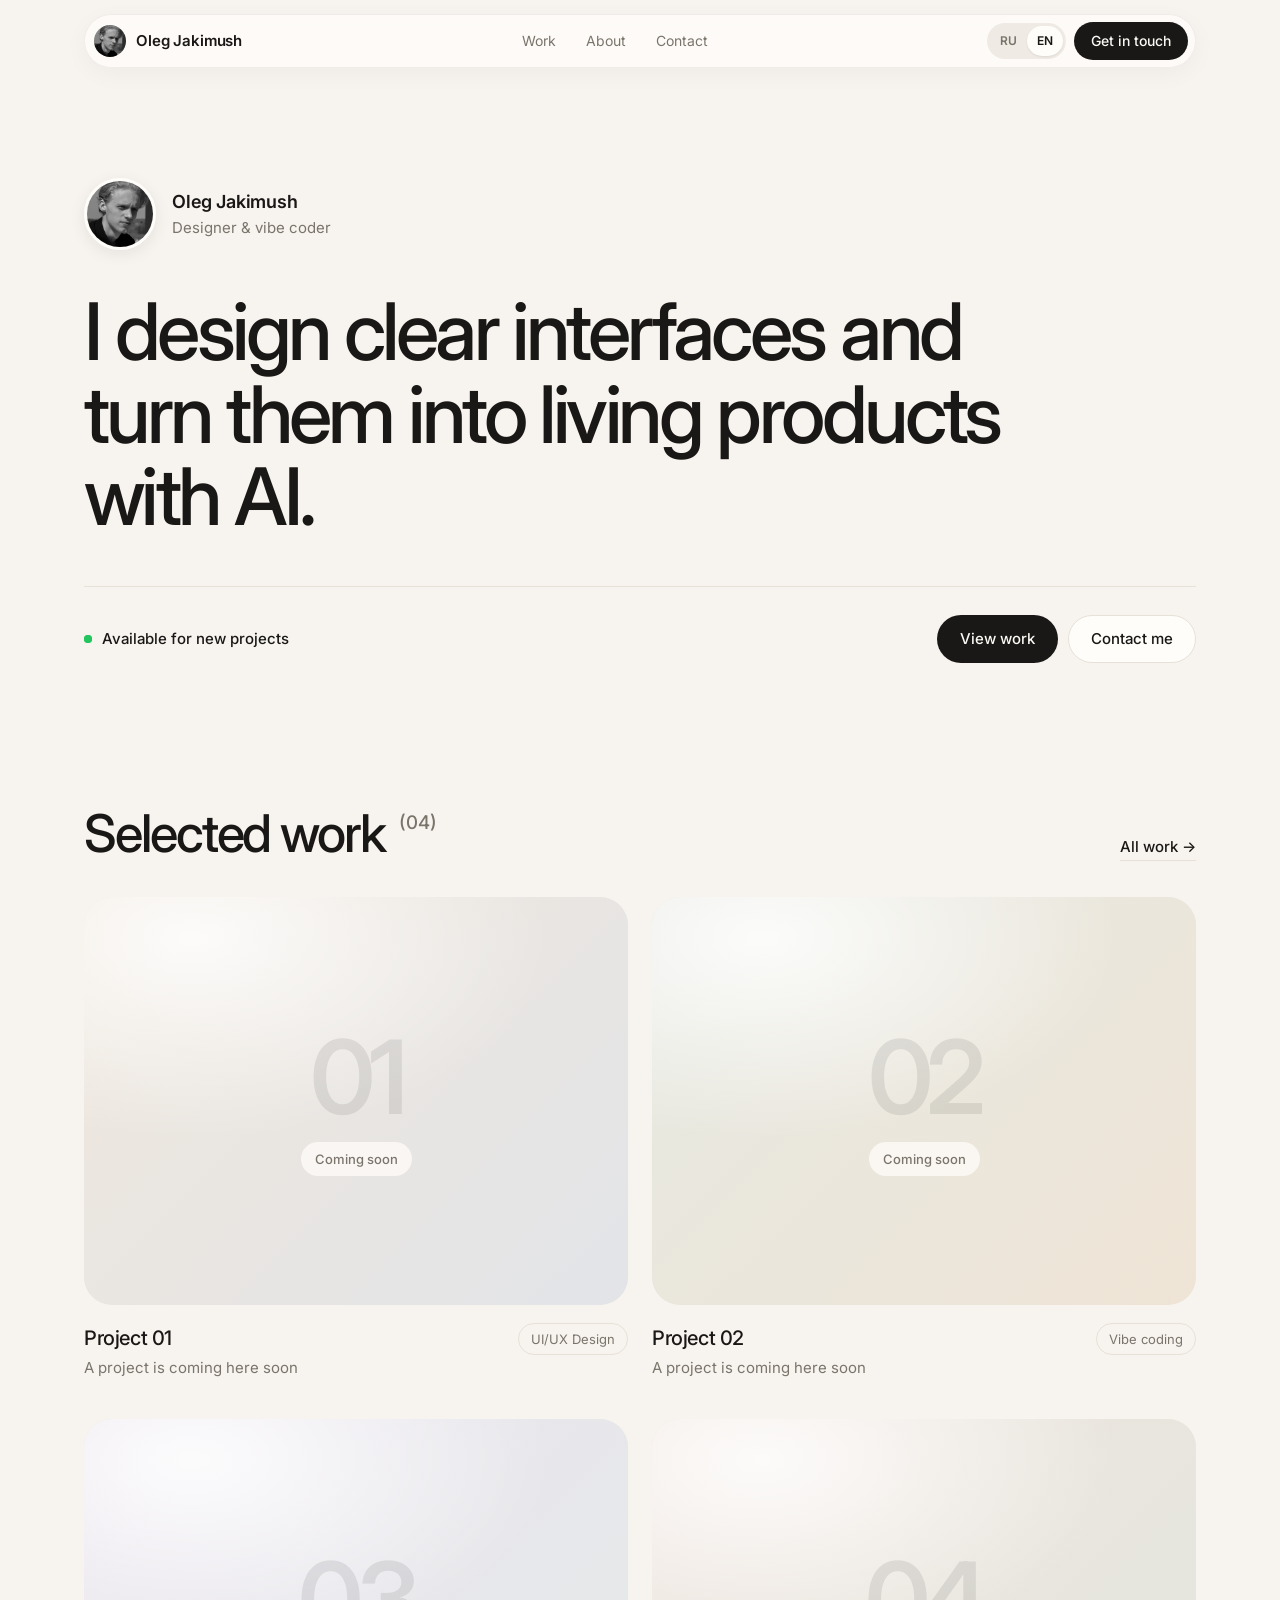
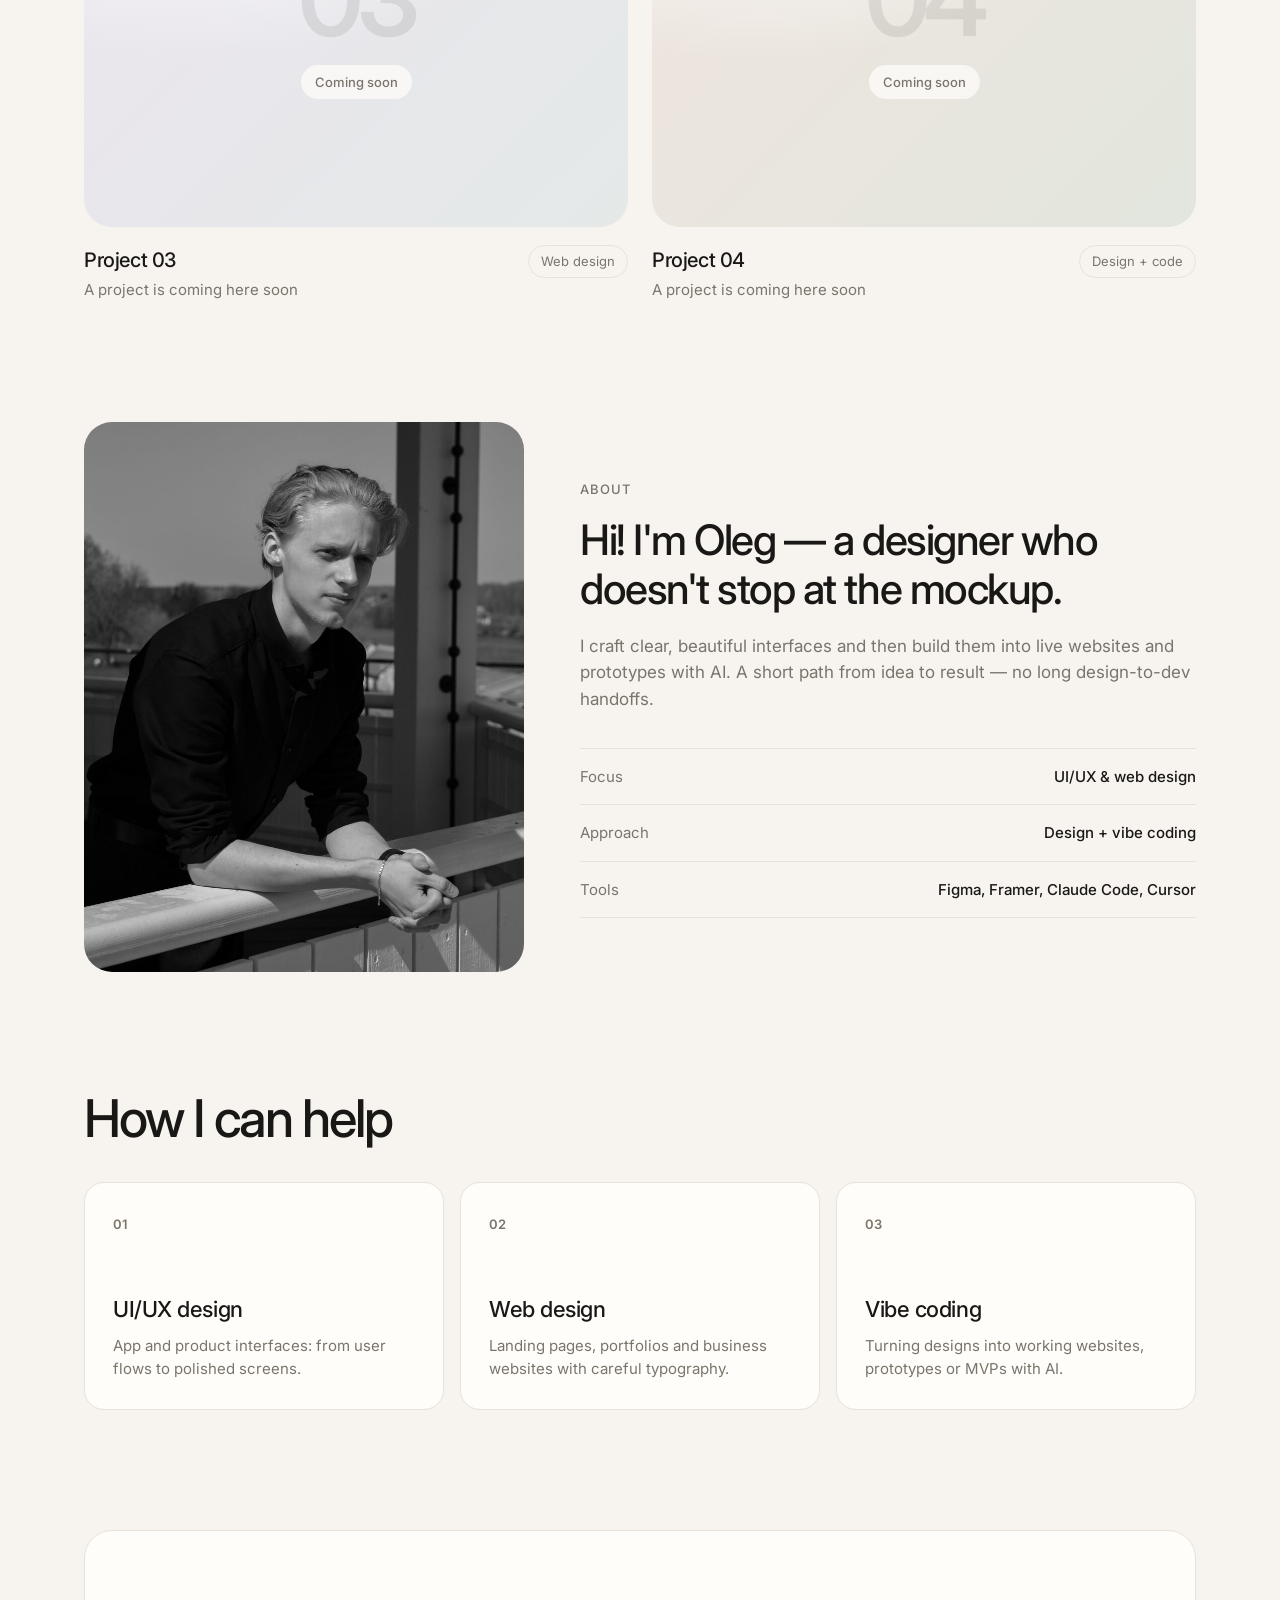
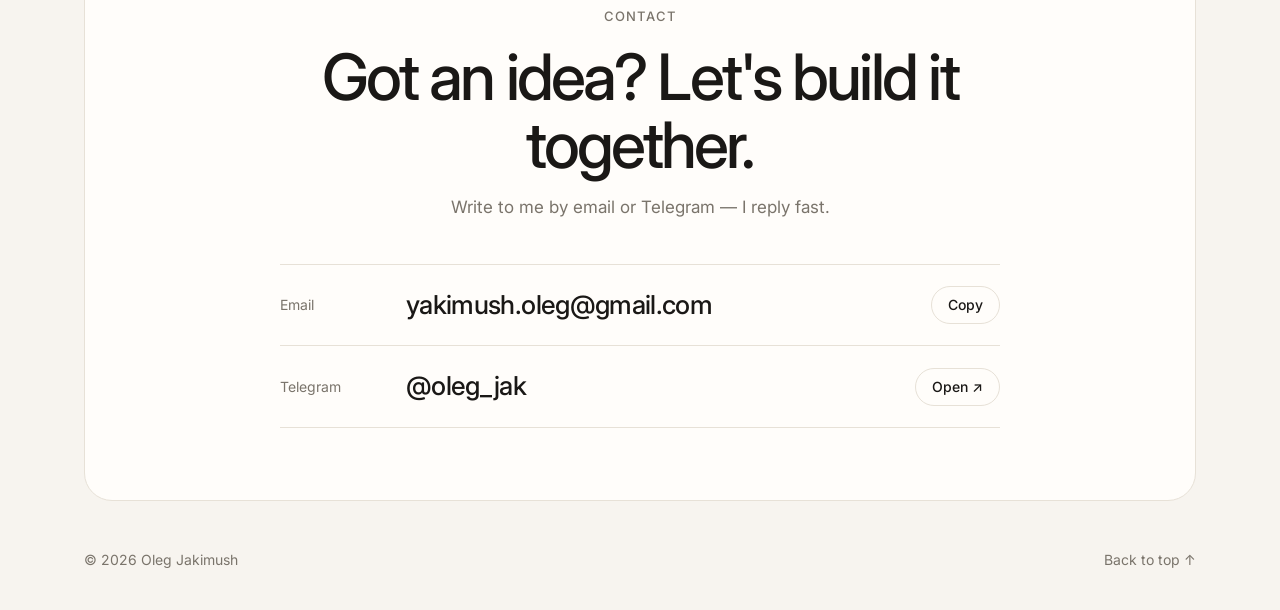
<file: index.html>
<!DOCTYPE html>
<html lang="ru">
<head>
  <meta charset="UTF-8">
  <meta name="viewport" content="width=device-width, initial-scale=1.0">
  <title>Oleg Jakimush — Design & Vibe coding</title>
  <meta name="description" content="Oleg Jakimush — дизайнер и вайбкодер. Интерфейсы, сайты и AI-прототипы от идеи до работающего продукта.">
  <meta property="og:title" content="Oleg Jakimush — Design & Vibe coding">
  <meta property="og:description" content="Дизайнер и вайбкодер. Интерфейсы, сайты и AI-прототипы.">
  <meta property="og:image" content="assets/img/oleg.jpg">
  <link rel="icon" href="assets/img/favicon.svg" type="image/svg+xml">
  <link rel="preconnect" href="https://fonts.googleapis.com">
  <link rel="preconnect" href="https://fonts.gstatic.com" crossorigin>
  <link href="https://fonts.googleapis.com/css2?family=Inter:wght@400;500;600&display=swap" rel="stylesheet">
  <link rel="stylesheet" href="css/style.css">
</head>
<body data-page="home">

  <header class="header">
    <div class="header__inner">
      <a href="index.html" class="logo">
        <img src="assets/img/avatar.jpg" alt="" class="logo__avatar" width="32" height="32">
        <span>Oleg Jakimush</span>
      </a>
      <nav class="nav" aria-label="Main">
        <a href="works.html" class="nav__link" data-i18n="nav.work">Работы</a>
        <a href="index.html#about" class="nav__link" data-i18n="nav.about">Обо мне</a>
        <a href="index.html#contact" class="nav__link" data-i18n="nav.contact">Контакты</a>
      </nav>
      <div class="header__actions">
        <div class="lang" role="group" aria-label="Language">
          <button class="lang__btn" data-lang="ru" type="button">RU</button>
          <button class="lang__btn" data-lang="en" type="button">EN</button>
        </div>
        <a href="index.html#contact" class="btn btn--dark btn--sm header__cta" data-i18n="nav.cta">Связаться</a>
      </div>
    </div>
  </header>

  <main>

    <!-- Hero -->
    <section class="hero container">
      <div class="hero__intro reveal">
        <img src="assets/img/avatar.jpg" alt="Oleg Jakimush" class="hero__avatar" width="72" height="72">
        <div>
          <p class="hero__name">Oleg Jakimush</p>
          <p class="hero__role" data-i18n="hero.role">Дизайнер и вайбкодер</p>
        </div>
      </div>

      <h1 class="hero__title reveal" data-i18n="hero.title">
        Создаю понятные интерфейсы и превращаю их в живые продукты с помощью AI.
      </h1>

      <div class="hero__bottom reveal">
        <div class="status">
          <span class="status__dot"></span>
          <span data-i18n="hero.status">Открыт к новым проектам</span>
        </div>
        <div class="hero__buttons">
          <a href="#work" class="btn btn--dark" data-i18n="hero.btnWork">Смотреть работы</a>
          <a href="#contact" class="btn btn--light" data-i18n="hero.btnContact">Написать мне</a>
        </div>
      </div>
    </section>

    <!-- Избранные работы -->
    <section class="section container" id="work">
      <div class="section__head reveal">
        <h2 class="section__title">
          <span data-i18n="work.title">Избранные работы</span>
          <sup class="section__count" data-count="featured"></sup>
        </h2>
        <a href="works.html" class="link-arrow" data-i18n="work.all">Все работы →</a>
      </div>
      <div class="works" data-works="featured"></div>
    </section>

    <!-- Обо мне -->
    <section class="section container" id="about">
      <div class="about">
        <figure class="about__photo reveal">
          <img src="assets/img/oleg.jpg" alt="Oleg Jakimush" loading="lazy">
        </figure>
        <div class="about__body">
          <span class="eyebrow reveal" data-i18n="about.label">Обо мне</span>
          <p class="about__big reveal" data-i18n="about.big">
            Привет! Я Олег — дизайнер, который не останавливается на макете.
          </p>
          <p class="about__small reveal" data-i18n="about.small">
            Делаю понятные и красивые интерфейсы, а потом сам собираю из них живые сайты и прототипы вместе с AI. Короткий путь от идеи до результата: без долгих передач «дизайн → разработка».
          </p>

          <ul class="facts reveal">
            <li><span data-i18n="about.f1k">Фокус</span><b data-i18n="about.f1v">UI/UX и веб-дизайн</b></li>
            <li><span data-i18n="about.f2k">Подход</span><b data-i18n="about.f2v">Дизайн + вайбкодинг</b></li>
            <li><span data-i18n="about.f3k">Инструменты</span><b>Figma, Framer, Claude Code, Cursor</b></li>
          </ul>
        </div>
      </div>
    </section>

    <!-- Услуги -->
    <section class="section container" id="services">
      <div class="section__head reveal">
        <h2 class="section__title" data-i18n="services.title">Чем могу помочь</h2>
      </div>
      <div class="cards">
        <article class="card reveal">
          <span class="card__num">01</span>
          <h3 class="card__title" data-i18n="services.s1t">UI/UX дизайн</h3>
          <p class="card__text" data-i18n="services.s1">Интерфейсы приложений и сервисов: от user flow до готовых экранов.</p>
        </article>
        <article class="card reveal">
          <span class="card__num">02</span>
          <h3 class="card__title" data-i18n="services.s2t">Веб-дизайн</h3>
          <p class="card__text" data-i18n="services.s2">Лендинги, портфолио и сайты для бизнеса с аккуратной типографикой.</p>
        </article>
        <article class="card reveal">
          <span class="card__num">03</span>
          <h3 class="card__title" data-i18n="services.s3t">Вайбкодинг</h3>
          <p class="card__text" data-i18n="services.s3">Превращаю дизайн в работающий сайт, прототип или MVP с помощью AI.</p>
        </article>
      </div>
    </section>

    <!-- Контакты -->
    <section class="section container" id="contact">
      <div class="contact reveal">
        <span class="eyebrow" data-i18n="contact.label">Контакты</span>
        <h2 class="contact__title" data-i18n="contact.title">Есть идея? Давайте сделаем её вместе.</h2>
        <p class="contact__sub" data-i18n="contact.sub">Пишите в почту или телеграм — отвечаю быстро.</p>
        <ul class="contact__list" data-contacts></ul>
      </div>
    </section>

  </main>

  <footer class="footer container">
    <span>© <span data-year>2026</span> Oleg Jakimush</span>
    <a href="#" class="footer__top" data-i18n="footer.top">Наверх ↑</a>
  </footer>

  <div class="toast" id="toast" role="status" aria-live="polite"></div>

  <script src="js/data.js"></script>
  <script src="js/main.js"></script>
</body>
</html>
</file>
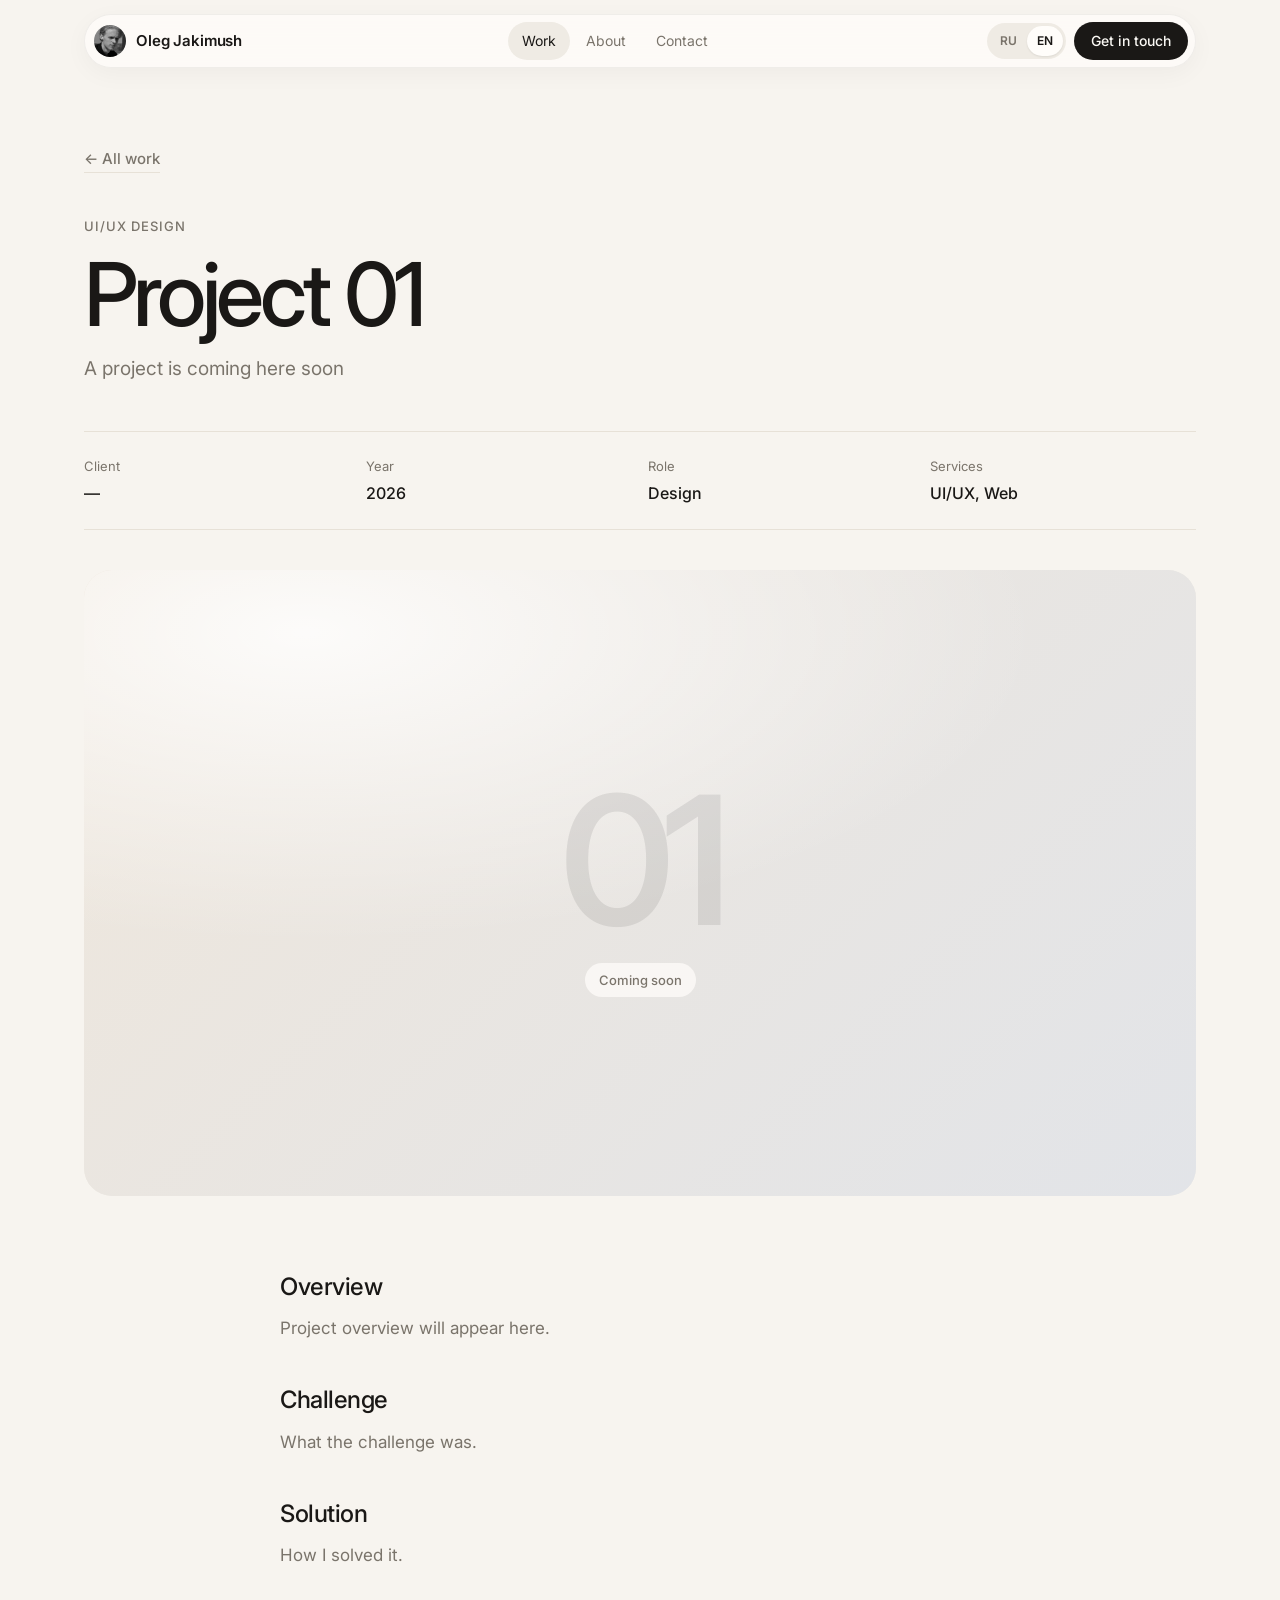
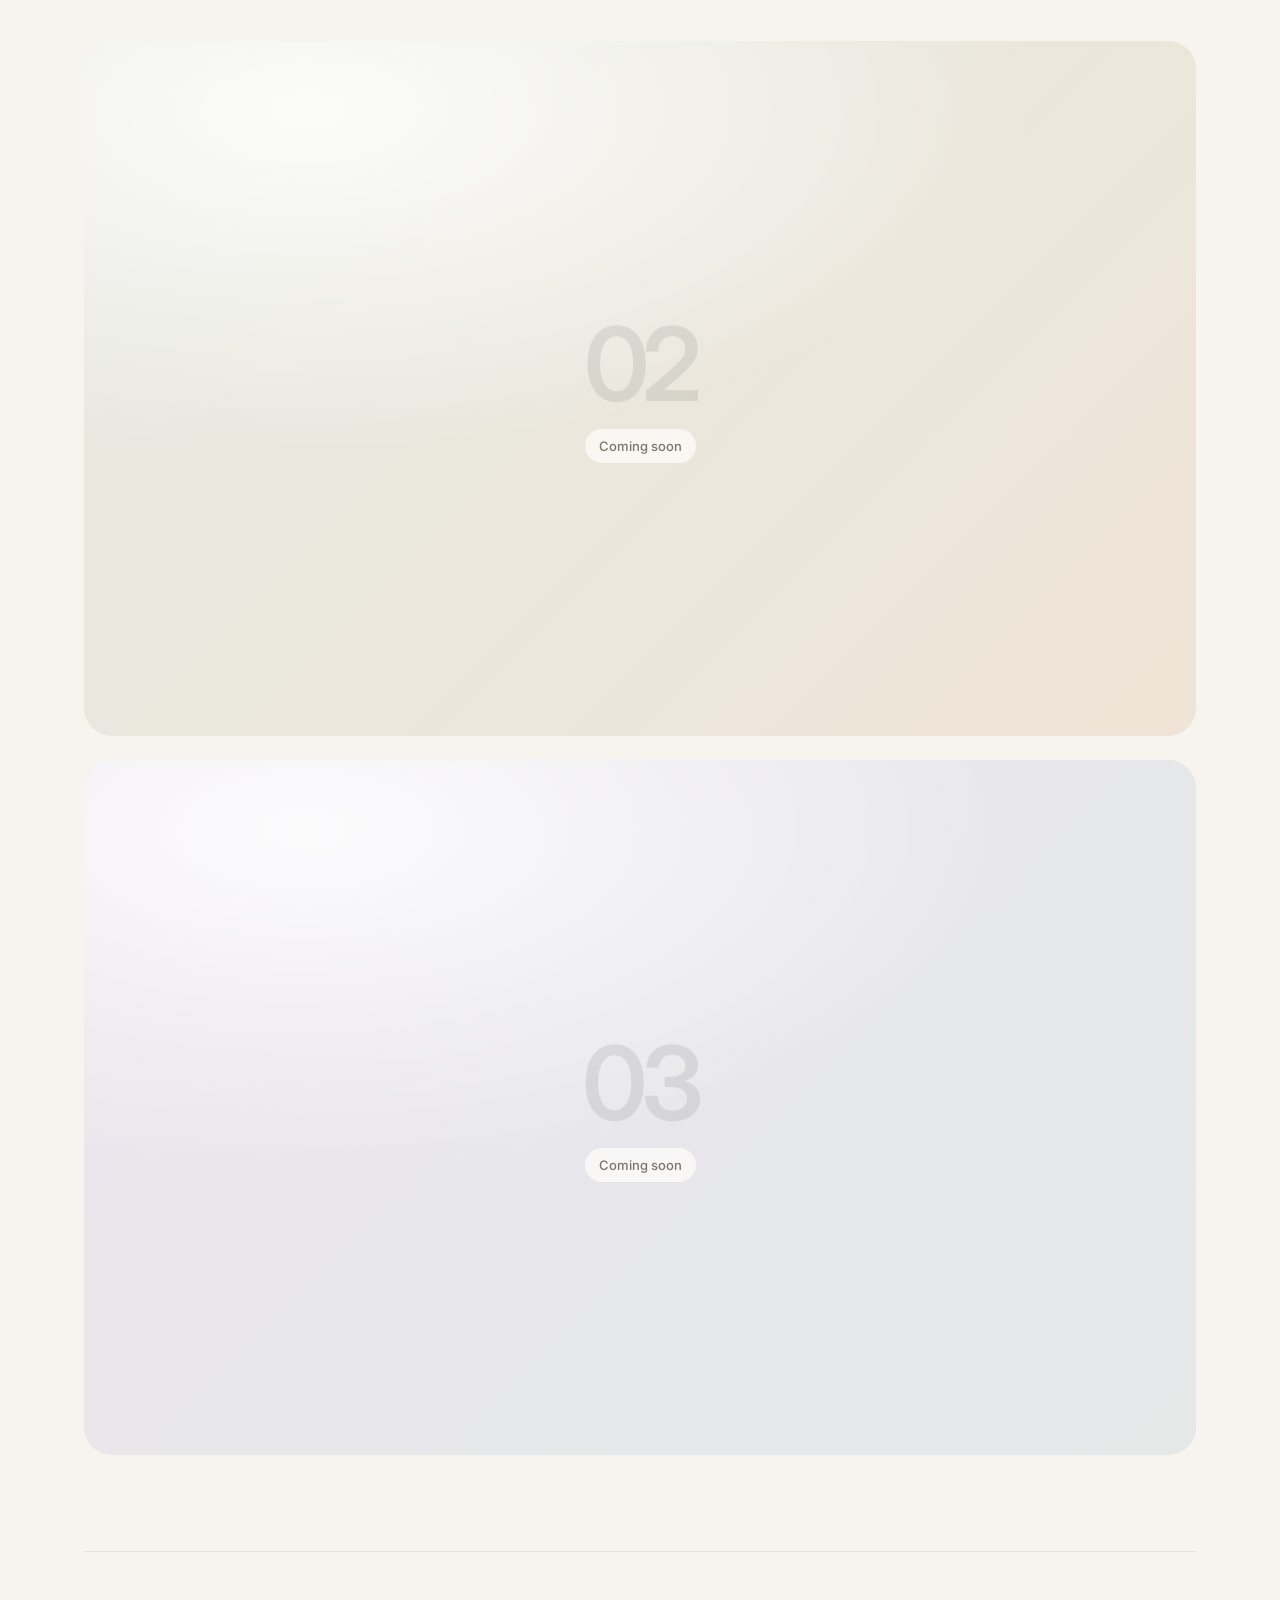
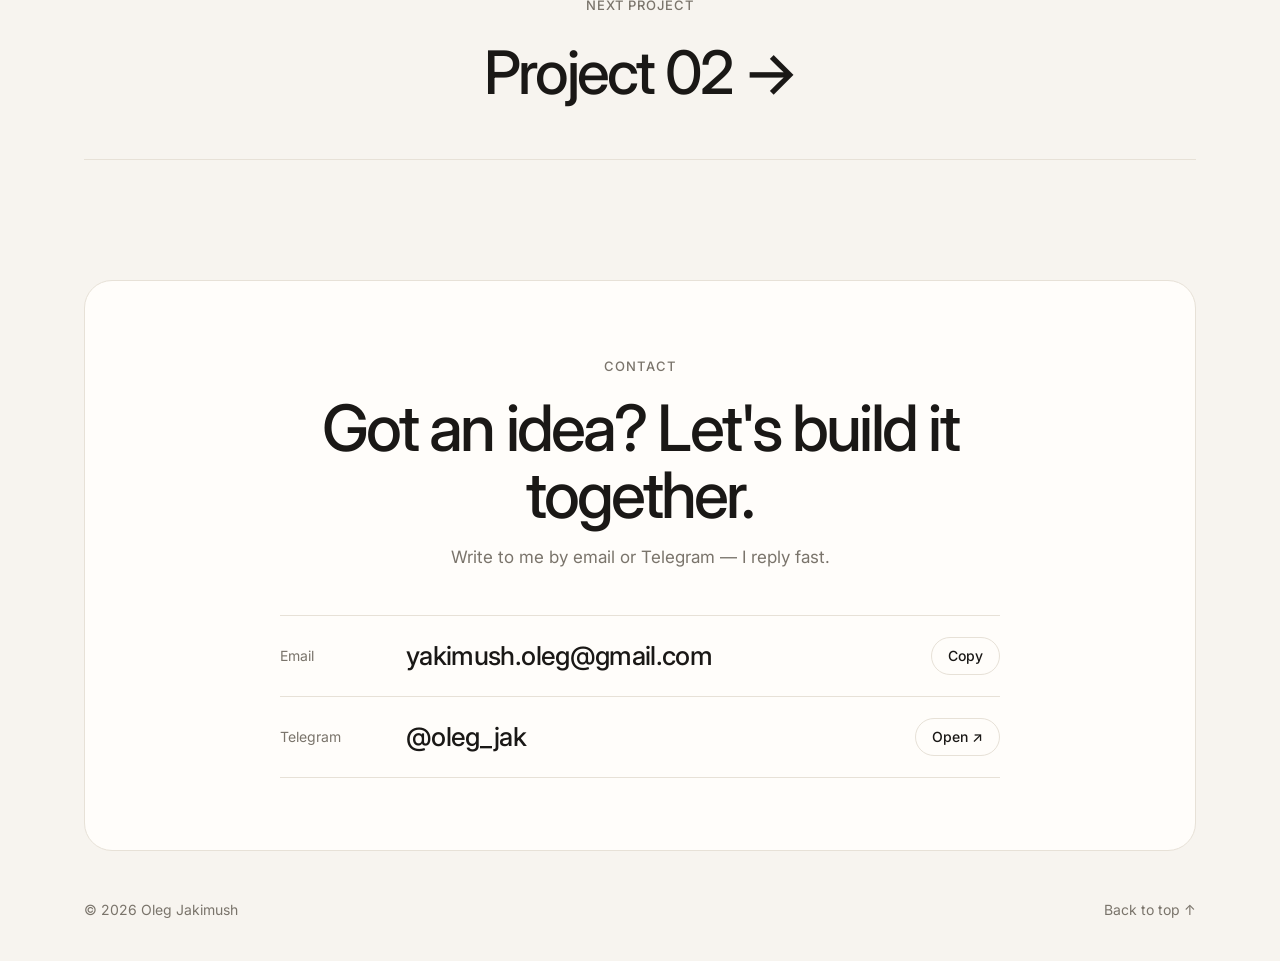
<file: project.html>
<!DOCTYPE html>
<html lang="ru">
<head>
  <meta charset="UTF-8">
  <meta name="viewport" content="width=device-width, initial-scale=1.0">
  <title>Проект — Oleg Jakimush</title>
  <meta name="description" content="Oleg Jakimush — дизайнер и вайбкодер. Интерфейсы, сайты и AI-прототипы от идеи до работающего продукта.">
  <meta property="og:title" content="Oleg Jakimush — Design & Vibe coding">
  <meta property="og:description" content="Дизайнер и вайбкодер. Интерфейсы, сайты и AI-прототипы.">
  <meta property="og:image" content="assets/img/oleg.jpg">
  <link rel="icon" href="assets/img/favicon.svg" type="image/svg+xml">
  <link rel="preconnect" href="https://fonts.googleapis.com">
  <link rel="preconnect" href="https://fonts.gstatic.com" crossorigin>
  <link href="https://fonts.googleapis.com/css2?family=Inter:wght@400;500;600&display=swap" rel="stylesheet">
  <link rel="stylesheet" href="css/style.css">
</head>
<body data-page="project">

  <header class="header">
    <div class="header__inner">
      <a href="index.html" class="logo">
        <img src="assets/img/avatar.jpg" alt="" class="logo__avatar" width="32" height="32">
        <span>Oleg Jakimush</span>
      </a>
      <nav class="nav" aria-label="Main">
        <a href="works.html" class="nav__link" data-i18n="nav.work">Работы</a>
        <a href="index.html#about" class="nav__link" data-i18n="nav.about">Обо мне</a>
        <a href="index.html#contact" class="nav__link" data-i18n="nav.contact">Контакты</a>
      </nav>
      <div class="header__actions">
        <div class="lang" role="group" aria-label="Language">
          <button class="lang__btn" data-lang="ru" type="button">RU</button>
          <button class="lang__btn" data-lang="en" type="button">EN</button>
        </div>
        <a href="index.html#contact" class="btn btn--dark btn--sm header__cta" data-i18n="nav.cta">Связаться</a>
      </div>
    </div>
  </header>

  <main>

    <!-- Кейс рендерится из js/data.js по параметру ?p=slug -->
    <article class="case container" data-case>
      <a href="works.html" class="link-arrow link-arrow--back reveal" data-i18n="case.back">← Все работы</a>
      <header class="case__head reveal">
        <span class="eyebrow" data-case-category></span>
        <h1 class="case__title" data-case-title></h1>
        <p class="case__short" data-case-short></p>
      </header>

      <dl class="case__meta reveal">
        <div><dt data-i18n="case.client">Клиент</dt><dd data-case-client></dd></div>
        <div><dt data-i18n="case.year">Год</dt><dd data-case-year></dd></div>
        <div><dt data-i18n="case.role">Роль</dt><dd data-case-role></dd></div>
        <div><dt data-i18n="case.services">Услуги</dt><dd data-case-services></dd></div>
      </dl>

      <div class="case__cover reveal" data-case-cover></div>

      <div class="case__text">
        <section class="case__block reveal">
          <h2 data-i18n="case.overview">Обзор</h2>
          <p data-case-overview></p>
        </section>
        <section class="case__block reveal">
          <h2 data-i18n="case.challenge">Задача</h2>
          <p data-case-challenge></p>
        </section>
        <section class="case__block reveal">
          <h2 data-i18n="case.solution">Решение</h2>
          <p data-case-solution></p>
        </section>
        <a class="btn btn--dark case__live" data-case-live target="_blank" rel="noopener" hidden>
          <span data-i18n="case.live">Открыть проект</span> ↗
        </a>
      </div>

      <div class="case__gallery" data-case-gallery></div>

      <a class="case__next reveal" data-case-next>
        <span class="eyebrow" data-i18n="case.next">Следующий проект</span>
        <span class="case__next-title" data-case-next-title></span>
      </a>
    </article>


    <!-- Контакты -->
    <section class="section container" id="contact">
      <div class="contact reveal">
        <span class="eyebrow" data-i18n="contact.label">Контакты</span>
        <h2 class="contact__title" data-i18n="contact.title">Есть идея? Давайте сделаем её вместе.</h2>
        <p class="contact__sub" data-i18n="contact.sub">Пишите в почту или телеграм — отвечаю быстро.</p>
        <ul class="contact__list" data-contacts></ul>
      </div>
    </section>

  </main>

  <footer class="footer container">
    <span>© <span data-year>2026</span> Oleg Jakimush</span>
    <a href="#" class="footer__top" data-i18n="footer.top">Наверх ↑</a>
  </footer>

  <div class="toast" id="toast" role="status" aria-live="polite"></div>

  <script src="js/data.js"></script>
  <script src="js/main.js"></script>
</body>
</html>
</file>
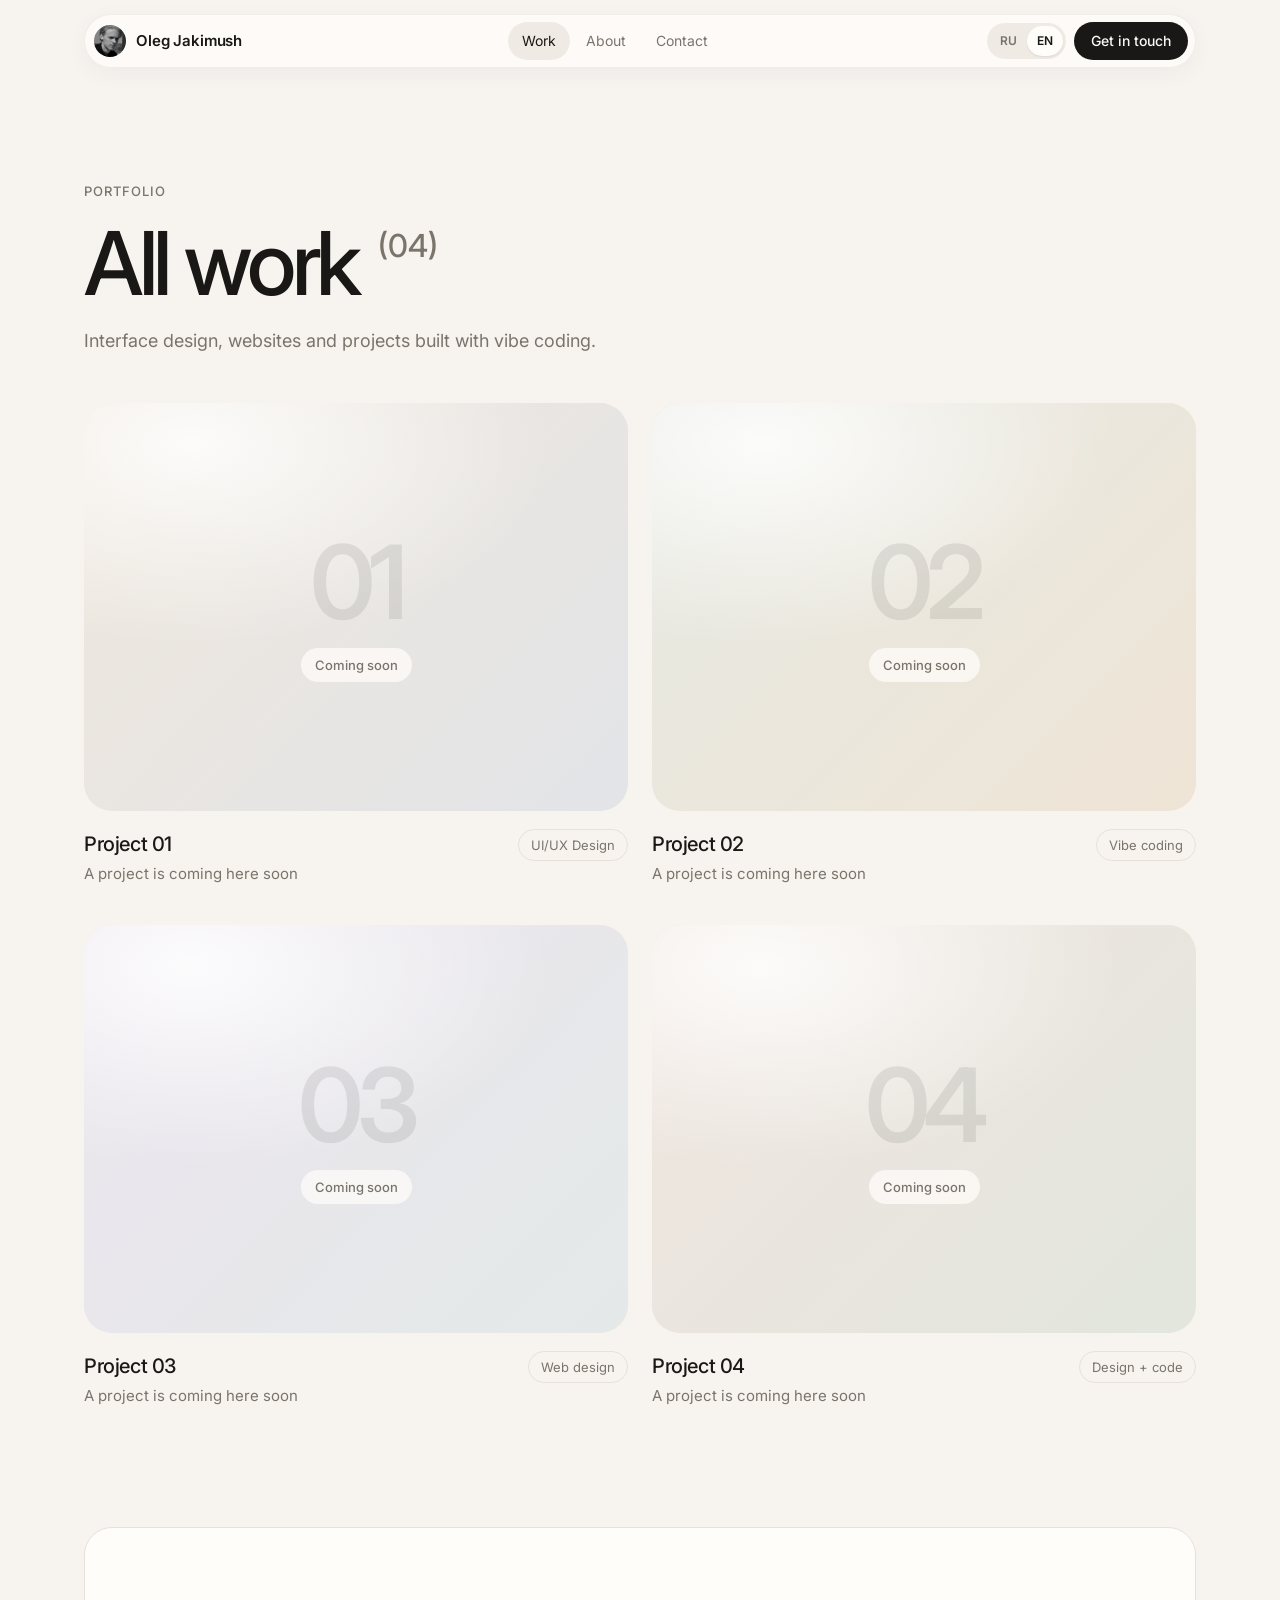
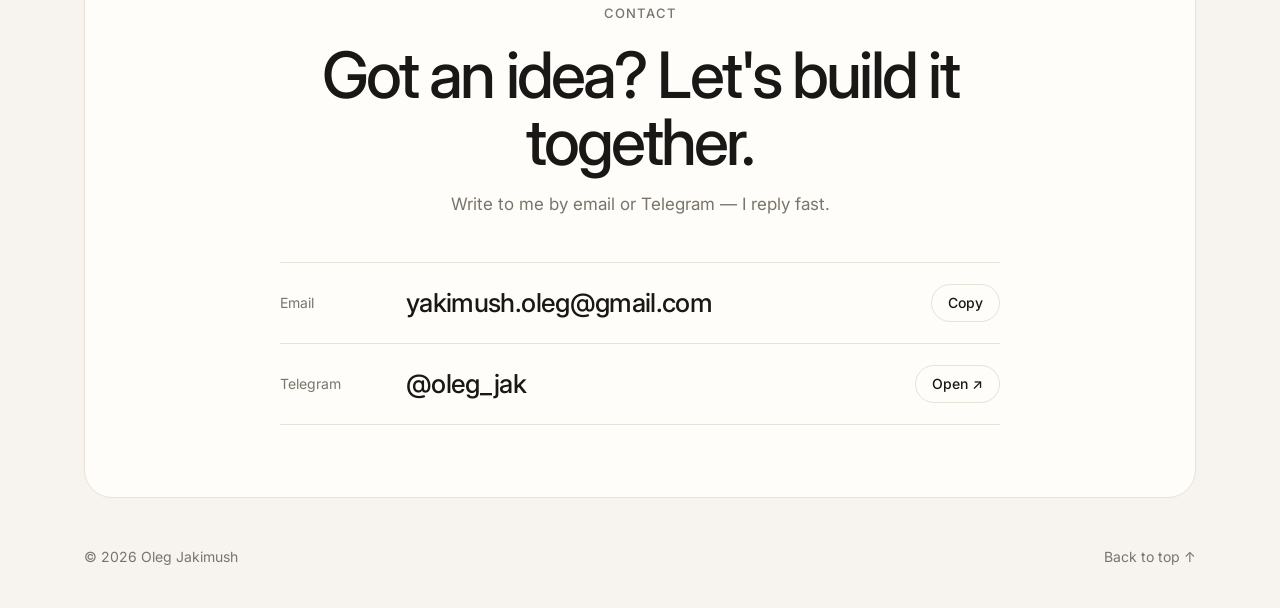
<file: works.html>
<!DOCTYPE html>
<html lang="ru">
<head>
  <meta charset="UTF-8">
  <meta name="viewport" content="width=device-width, initial-scale=1.0">
  <title>Работы — Oleg Jakimush</title>
  <meta name="description" content="Oleg Jakimush — дизайнер и вайбкодер. Интерфейсы, сайты и AI-прототипы от идеи до работающего продукта.">
  <meta property="og:title" content="Oleg Jakimush — Design & Vibe coding">
  <meta property="og:description" content="Дизайнер и вайбкодер. Интерфейсы, сайты и AI-прототипы.">
  <meta property="og:image" content="assets/img/oleg.jpg">
  <link rel="icon" href="assets/img/favicon.svg" type="image/svg+xml">
  <link rel="preconnect" href="https://fonts.googleapis.com">
  <link rel="preconnect" href="https://fonts.gstatic.com" crossorigin>
  <link href="https://fonts.googleapis.com/css2?family=Inter:wght@400;500;600&display=swap" rel="stylesheet">
  <link rel="stylesheet" href="css/style.css">
</head>
<body data-page="works">

  <header class="header">
    <div class="header__inner">
      <a href="index.html" class="logo">
        <img src="assets/img/avatar.jpg" alt="" class="logo__avatar" width="32" height="32">
        <span>Oleg Jakimush</span>
      </a>
      <nav class="nav" aria-label="Main">
        <a href="works.html" class="nav__link" data-i18n="nav.work">Работы</a>
        <a href="index.html#about" class="nav__link" data-i18n="nav.about">Обо мне</a>
        <a href="index.html#contact" class="nav__link" data-i18n="nav.contact">Контакты</a>
      </nav>
      <div class="header__actions">
        <div class="lang" role="group" aria-label="Language">
          <button class="lang__btn" data-lang="ru" type="button">RU</button>
          <button class="lang__btn" data-lang="en" type="button">EN</button>
        </div>
        <a href="index.html#contact" class="btn btn--dark btn--sm header__cta" data-i18n="nav.cta">Связаться</a>
      </div>
    </div>
  </header>

  <main>

    <section class="page-hero container">
      <span class="eyebrow reveal" data-i18n="work.eyebrow">Портфолио</span>
      <h1 class="page-hero__title reveal">
        <span data-i18n="work.allTitle">Все работы</span>
        <sup class="section__count" data-count="all"></sup>
      </h1>
      <p class="page-hero__sub reveal" data-i18n="work.allSub">Дизайн интерфейсов, сайты и проекты, собранные с помощью вайбкодинга.</p>
    </section>

    <section class="container">
      <div class="works" data-works="all"></div>
    </section>


    <!-- Контакты -->
    <section class="section container" id="contact">
      <div class="contact reveal">
        <span class="eyebrow" data-i18n="contact.label">Контакты</span>
        <h2 class="contact__title" data-i18n="contact.title">Есть идея? Давайте сделаем её вместе.</h2>
        <p class="contact__sub" data-i18n="contact.sub">Пишите в почту или телеграм — отвечаю быстро.</p>
        <ul class="contact__list" data-contacts></ul>
      </div>
    </section>

  </main>

  <footer class="footer container">
    <span>© <span data-year>2026</span> Oleg Jakimush</span>
    <a href="#" class="footer__top" data-i18n="footer.top">Наверх ↑</a>
  </footer>

  <div class="toast" id="toast" role="status" aria-live="polite"></div>

  <script src="js/data.js"></script>
  <script src="js/main.js"></script>
</body>
</html>
</file>
<file: css/style.css>
/* ===== Tokens ===== */
:root {
  --bg: #f7f4ef;
  --surface: #fffdfa;
  --surface-2: #efebe4;
  --text: #1a1816;
  --muted: #7a746b;
  --line: #e7e1d7;
  --dark: #1a1816;
  --on-dark: #fbf9f5;
  --green: #22c55e;

  --radius-lg: 28px;
  --radius-md: 20px;

  --container: 1160px;
  --gutter: 24px;
  --ease: cubic-bezier(.22, .61, .36, 1);
}

/* ===== Base ===== */
*, *::before, *::after { box-sizing: border-box; }

html { scroll-behavior: smooth; scroll-padding-top: 96px; }

body {
  margin: 0;
  background: var(--bg);
  color: var(--text);
  font-family: "Inter", system-ui, -apple-system, "Segoe UI", Roboto, sans-serif;
  font-size: 16px;
  line-height: 1.55;
  -webkit-font-smoothing: antialiased;
  overflow-x: hidden;
}

img { display: block; max-width: 100%; height: auto; }
a { color: inherit; text-decoration: none; }
h1, h2, h3, p, ul, dl, dd, figure { margin: 0; padding: 0; }
ul { list-style: none; }
button { font: inherit; color: inherit; cursor: pointer; }
[hidden] { display: none !important; }

.container {
  width: 100%;
  max-width: var(--container);
  margin: 0 auto;
  padding: 0 var(--gutter);
}

.eyebrow {
  display: inline-block;
  font-size: 13px;
  font-weight: 500;
  color: var(--muted);
  text-transform: uppercase;
  letter-spacing: .08em;
}

.link-arrow {
  font-size: 15px;
  font-weight: 500;
  border-bottom: 1px solid var(--line);
  padding-bottom: 2px;
  white-space: nowrap;
  transition: border-color .2s;
}
.link-arrow:hover { border-color: var(--text); }

/* ===== Buttons ===== */
.btn {
  display: inline-flex;
  align-items: center;
  justify-content: center;
  gap: 8px;
  height: 48px;
  padding: 0 22px;
  border-radius: 999px;
  border: 1px solid transparent;
  font-size: 15px;
  font-weight: 500;
  white-space: nowrap;
  transition: transform .25s var(--ease), background .25s, border-color .25s;
}
.btn:hover { transform: translateY(-2px); }
.btn--sm { height: 38px; padding: 0 16px; font-size: 14px; }
.btn--dark { background: var(--dark); color: var(--on-dark); }
.btn--dark:hover { background: #33302c; }
.btn--light { background: var(--surface); border-color: var(--line); }
.btn--light:hover { border-color: var(--text); }

/* ===== Header ===== */
.header {
  position: sticky;
  top: 0;
  z-index: 50;
  padding: 14px var(--gutter);
}
.header__inner {
  max-width: calc(var(--container) - 2 * var(--gutter));
  margin: 0 auto;
  display: flex;
  align-items: center;
  justify-content: space-between;
  gap: 16px;
  padding: 7px 7px 7px 9px;
  background: rgba(255, 253, 250, .75);
  backdrop-filter: blur(14px);
  -webkit-backdrop-filter: blur(14px);
  border: 1px solid rgba(26, 24, 22, .06);
  border-radius: 999px;
  box-shadow: 0 6px 24px rgba(26, 24, 22, .04);
}

.logo {
  display: flex;
  align-items: center;
  gap: 10px;
  font-weight: 600;
  font-size: 15px;
  letter-spacing: -.01em;
}
.logo__avatar {
  flex-shrink: 0;
  width: 32px;
  height: 32px;
  border-radius: 50%;
  object-fit: cover;
}

.nav { display: flex; gap: 2px; }
.nav__link {
  padding: 8px 14px;
  border-radius: 999px;
  font-size: 14px;
  color: var(--muted);
  white-space: nowrap;
  transition: color .2s, background .2s;
}
.nav__link:hover, .nav__link.is-active { color: var(--text); background: var(--surface-2); }

.header__actions { display: flex; align-items: center; gap: 8px; }

.lang {
  display: flex;
  padding: 3px;
  background: var(--surface-2);
  border-radius: 999px;
}
.lang__btn {
  border: 0;
  background: transparent;
  padding: 6px 10px;
  border-radius: 999px;
  font-size: 12px;
  font-weight: 600;
  color: var(--muted);
  transition: background .2s, color .2s;
}
.lang__btn.is-active { background: var(--surface); color: var(--text); box-shadow: 0 1px 2px rgba(0,0,0,.08); }

/* ===== Hero ===== */
.hero { padding-top: 96px; padding-bottom: 24px; }

.hero__intro { display: flex; align-items: center; gap: 16px; }
.hero__avatar {
  width: 72px;
  height: 72px;
  border-radius: 50%;
  object-fit: cover;
  border: 3px solid var(--surface);
  box-shadow: 0 4px 16px rgba(26, 24, 22, .08);
}
.hero__name { font-size: 18px; font-weight: 600; letter-spacing: -.01em; }
.hero__role { color: var(--muted); font-size: 15px; }

.hero__title {
  margin-top: 40px;
  max-width: 980px;
  font-size: clamp(38px, 6.2vw, 80px);
  font-weight: 500;
  line-height: 1.04;
  letter-spacing: -.045em;
}

.hero__bottom {
  display: flex;
  flex-wrap: wrap;
  align-items: center;
  justify-content: space-between;
  gap: 20px;
  margin-top: 48px;
  padding-top: 28px;
  border-top: 1px solid var(--line);
}
.hero__buttons { display: flex; flex-wrap: wrap; gap: 10px; }

.status {
  display: inline-flex;
  align-items: center;
  gap: 10px;
  font-size: 15px;
  font-weight: 500;
}
.status__dot {
  position: relative;
  width: 8px;
  height: 8px;
  border-radius: 50%;
  background: var(--green);
}
.status__dot::after {
  content: "";
  position: absolute;
  inset: 0;
  border-radius: 50%;
  background: var(--green);
  animation: pulse 2s infinite;
}
@keyframes pulse {
  0% { transform: scale(1); opacity: .7; }
  100% { transform: scale(3); opacity: 0; }
}

/* ===== Sections ===== */
.section { padding-top: 120px; }

.section__head {
  display: flex;
  align-items: flex-end;
  justify-content: space-between;
  gap: 24px;
  margin-bottom: 36px;
}
.section__title {
  font-size: clamp(32px, 4.4vw, 52px);
  font-weight: 500;
  line-height: 1.05;
  letter-spacing: -.04em;
}
.section__count {
  margin-left: 4px;
  font-size: .36em;
  font-weight: 500;
  color: var(--muted);
  letter-spacing: 0;
  vertical-align: top;
  position: relative;
  top: .35em;
}

/* ===== Page hero (works) ===== */
.page-hero { padding-top: 96px; padding-bottom: 48px; }
.page-hero__title {
  margin-top: 16px;
  font-size: clamp(44px, 7vw, 88px);
  font-weight: 500;
  line-height: 1;
  letter-spacing: -.05em;
}
.page-hero__sub { margin-top: 20px; max-width: 520px; color: var(--muted); font-size: 18px; }

/* ===== Placeholder ===== */
.placeholder {
  position: absolute;
  inset: 0;
  display: flex;
  flex-direction: column;
  align-items: center;
  justify-content: center;
  gap: 14px;
  background:
    radial-gradient(120% 90% at 20% 10%, rgba(255,255,255,.85), transparent 55%),
    linear-gradient(135deg, var(--ph-a, #efe7dc), var(--ph-b, #e2e4e8));
}
.placeholder__num {
  font-size: clamp(56px, 8vw, 112px);
  font-weight: 600;
  letter-spacing: -.06em;
  line-height: 1;
  color: rgba(26, 24, 22, .09);
}
.placeholder--big .placeholder__num { font-size: clamp(80px, 14vw, 180px); }
.placeholder__tag {
  padding: 7px 14px;
  background: rgba(255, 253, 250, .75);
  border-radius: 999px;
  font-size: 13px;
  font-weight: 500;
  color: var(--muted);
}

/* ===== Works ===== */
.works {
  display: grid;
  grid-template-columns: repeat(2, 1fr);
  gap: 40px 24px;
}

.work { display: block; }
.work__media {
  position: relative;
  aspect-ratio: 4 / 3;
  border-radius: var(--radius-lg);
  overflow: hidden;
  background: var(--surface-2);
  isolation: isolate;
}
.work__media img,
.work__media .placeholder {
  width: 100%;
  height: 100%;
  object-fit: cover;
  transition: transform .9s var(--ease);
}
.work:hover .work__media img,
.work:hover .work__media .placeholder { transform: scale(1.04); }

.work__arrow {
  position: absolute;
  top: 16px;
  right: 16px;
  width: 44px;
  height: 44px;
  display: grid;
  place-items: center;
  border-radius: 50%;
  background: var(--surface);
  font-size: 18px;
  opacity: 0;
  transform: translateY(6px) rotate(-45deg);
  transition: opacity .3s, transform .3s var(--ease);
}
.work:hover .work__arrow { opacity: 1; transform: translateY(0) rotate(-45deg); }

.work__info {
  display: flex;
  justify-content: space-between;
  align-items: flex-start;
  gap: 16px;
  margin-top: 18px;
}
.work__title { font-size: 20px; font-weight: 500; letter-spacing: -.02em; }
.work__meta { margin-top: 2px; color: var(--muted); font-size: 15px; }
.work__pill {
  flex-shrink: 0;
  padding: 5px 12px;
  border: 1px solid var(--line);
  border-radius: 999px;
  font-size: 13px;
  color: var(--muted);
  white-space: nowrap;
}

/* ===== About ===== */
.about {
  display: grid;
  grid-template-columns: 5fr 7fr;
  gap: 56px;
  align-items: center;
}
.about__photo {
  aspect-ratio: 4 / 5;
  border-radius: var(--radius-lg);
  overflow: hidden;
  background: var(--surface-2);
}
.about__photo img {
  width: 100%;
  height: 100%;
  object-fit: cover;
  object-position: center 25%;
}
.about__big {
  margin-top: 16px;
  font-size: clamp(28px, 3.4vw, 42px);
  font-weight: 500;
  line-height: 1.15;
  letter-spacing: -.035em;
}
.about__small { margin-top: 20px; font-size: 17px; color: var(--muted); }

.facts { margin-top: 36px; border-top: 1px solid var(--line); }
.facts li {
  display: flex;
  justify-content: space-between;
  gap: 16px;
  padding: 16px 0;
  border-bottom: 1px solid var(--line);
  font-size: 15px;
}
.facts span { color: var(--muted); }
.facts b { font-weight: 500; text-align: right; }

/* ===== Service cards ===== */
.cards {
  display: grid;
  grid-template-columns: repeat(3, 1fr);
  gap: 16px;
}
.card {
  padding: 28px;
  background: var(--surface);
  border: 1px solid var(--line);
  border-radius: var(--radius-md);
  transition: transform .35s var(--ease), box-shadow .35s;
}
.card:hover { transform: translateY(-4px); box-shadow: 0 12px 32px rgba(26, 24, 22, .06); }
.card__num { font-size: 13px; font-weight: 600; color: var(--muted); }
.card__title { margin-top: 56px; font-size: 22px; font-weight: 500; letter-spacing: -.02em; }
.card__text { margin-top: 8px; color: var(--muted); font-size: 15px; }

/* ===== Contact ===== */
.contact {
  padding: clamp(28px, 6vw, 72px);
  background: var(--surface);
  border: 1px solid var(--line);
  border-radius: var(--radius-lg);
  text-align: center;
}
.contact__title {
  margin: 16px auto 0;
  max-width: 760px;
  font-size: clamp(34px, 5vw, 64px);
  font-weight: 500;
  line-height: 1.05;
  letter-spacing: -.045em;
}
.contact__sub { margin-top: 16px; color: var(--muted); font-size: 17px; }

.contact__list {
  max-width: 720px;
  margin: 44px auto 0;
  border-top: 1px solid var(--line);
  text-align: left;
}
.contact__item {
  display: flex;
  align-items: center;
  gap: 16px;
  padding: 20px 0;
  border-bottom: 1px solid var(--line);
}
.contact__label { width: 110px; flex-shrink: 0; font-size: 14px; color: var(--muted); }
.contact__link {
  flex: 1;
  min-width: 0;
  font-size: clamp(18px, 2.2vw, 26px);
  font-weight: 500;
  letter-spacing: -.025em;
  overflow-wrap: anywhere;
  transition: opacity .2s;
}
.contact__link:hover { opacity: .6; }
.contact__btn {
  flex-shrink: 0;
  height: 38px;
  padding: 0 16px;
  display: inline-flex;
  align-items: center;
  border-radius: 999px;
  border: 1px solid var(--line);
  background: transparent;
  font-size: 14px;
  font-weight: 500;
  transition: background .2s, color .2s, border-color .2s;
}
.contact__btn:hover { background: var(--dark); border-color: var(--dark); color: var(--on-dark); }

/* ===== Case study ===== */
.case { padding-top: 64px; }
.link-arrow--back { display: inline-block; color: var(--muted); }
.case__head { margin-top: 40px; }
.case__title {
  margin-top: 12px;
  font-size: clamp(44px, 7vw, 88px);
  font-weight: 500;
  line-height: 1;
  letter-spacing: -.05em;
}
.case__short { margin-top: 16px; max-width: 620px; color: var(--muted); font-size: 19px; }

.case__meta {
  display: grid;
  grid-template-columns: repeat(4, 1fr);
  gap: 16px;
  margin-top: 48px;
  padding: 24px 0;
  border-top: 1px solid var(--line);
  border-bottom: 1px solid var(--line);
}
.case__meta dt { font-size: 13px; color: var(--muted); }
.case__meta dd { margin-top: 4px; font-weight: 500; }

.case__cover {
  position: relative;
  margin-top: 40px;
  aspect-ratio: 16 / 9;
  border-radius: var(--radius-lg);
  overflow: hidden;
  background: var(--surface-2);
}
.case__cover img { width: 100%; height: 100%; object-fit: cover; }

.case__text {
  max-width: 720px;
  margin: 72px auto 0;
  display: grid;
  gap: 40px;
}
.case__block h2 { font-size: 24px; font-weight: 500; letter-spacing: -.02em; }
.case__block p { margin-top: 10px; font-size: 17px; color: var(--muted); }
.case__live { justify-self: start; }

.case__gallery { display: grid; gap: 24px; margin-top: 72px; }
.case__shot {
  position: relative;
  aspect-ratio: 16 / 10;
  border-radius: var(--radius-lg);
  overflow: hidden;
  background: var(--surface-2);
}
.case__shot img { width: 100%; height: 100%; object-fit: cover; }

.case__next {
  display: block;
  margin-top: 96px;
  padding: 40px 0;
  border-top: 1px solid var(--line);
  border-bottom: 1px solid var(--line);
  text-align: center;
}
.case__next-title {
  display: block;
  margin-top: 10px;
  font-size: clamp(32px, 5vw, 60px);
  font-weight: 500;
  letter-spacing: -.045em;
  transition: opacity .2s;
}
.case__next:hover .case__next-title { opacity: .6; }

/* ===== Footer ===== */
.footer {
  display: flex;
  justify-content: space-between;
  gap: 16px;
  padding-top: 48px;
  padding-bottom: 40px;
  font-size: 14px;
  color: var(--muted);
}
.footer__top:hover { color: var(--text); }

/* ===== Toast ===== */
.toast {
  position: fixed;
  left: 50%;
  bottom: 24px;
  z-index: 100;
  padding: 12px 18px;
  background: var(--dark);
  color: var(--on-dark);
  border-radius: 999px;
  font-size: 14px;
  font-weight: 500;
  opacity: 0;
  pointer-events: none;
  transform: translate(-50%, 12px);
  transition: opacity .25s, transform .25s var(--ease);
}
.toast.is-visible { opacity: 1; transform: translate(-50%, 0); }

/* ===== Reveal animation ===== */
.js .reveal {
  opacity: 0;
  transform: translateY(24px);
  transition: opacity .8s var(--ease), transform .8s var(--ease);
}
.js .reveal.is-visible { opacity: 1; transform: none; }

@media (prefers-reduced-motion: reduce) {
  html { scroll-behavior: auto; }
  .js .reveal { opacity: 1; transform: none; transition: none; }
  .status__dot::after { animation: none; }
}

/* ===== Responsive ===== */
@media (max-width: 960px) {
  .about { grid-template-columns: 1fr; gap: 32px; }
  .about__photo { max-width: 480px; }
  .cards { grid-template-columns: 1fr; }
  .card__title { margin-top: 28px; }
  .case__meta { grid-template-columns: repeat(2, 1fr); }
}

@media (max-width: 720px) {
  :root { --gutter: 16px; }
  .header__cta, .logo span { display: none; }
  .nav__link { padding: 7px 10px; font-size: 13px; }
  .hero, .page-hero { padding-top: 56px; }
  .hero__title { margin-top: 28px; }
  .hero__bottom { flex-direction: column; align-items: flex-start; }
  .section { padding-top: 88px; }
  .works { grid-template-columns: 1fr; }
  .section__head { flex-direction: column; align-items: flex-start; gap: 12px; }
  .contact__item { flex-wrap: wrap; gap: 8px 16px; }
  .contact__label { width: 100%; }
}

@media (max-width: 480px) {
  .nav__link[href$="#contact"] { display: none; }
}
</file>
